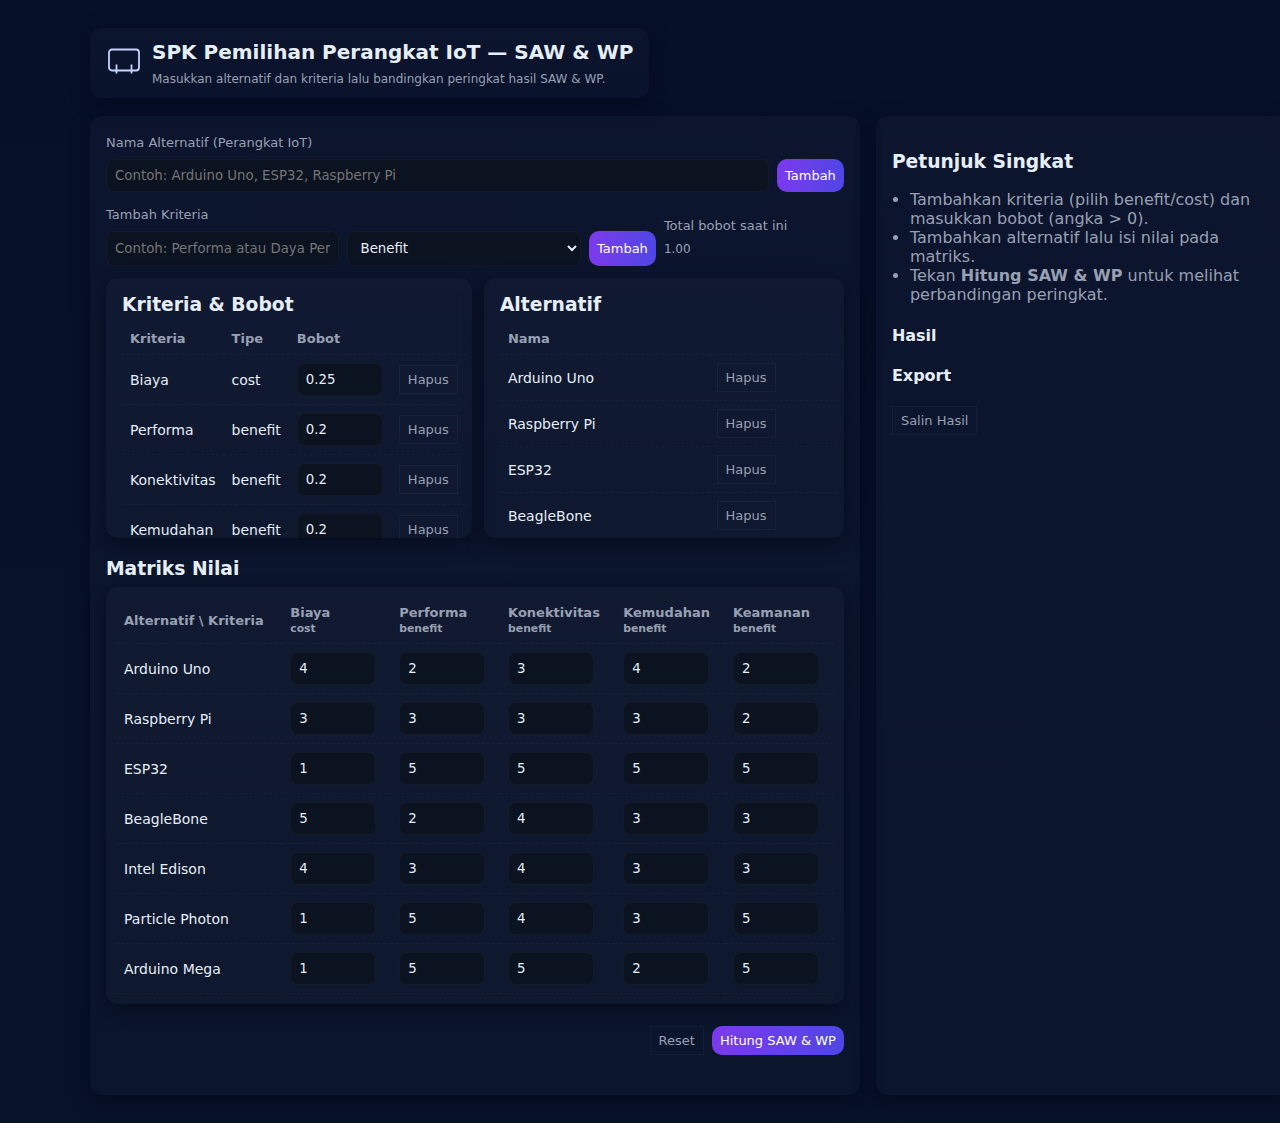
<file: index.html>
<!doctype html>
<html lang="id">
<head>
  <meta charset="utf-8" />
  <meta name="viewport" content="width=device-width,initial-scale=1" />
  <title>SPK Pemilihan Perangkat IoT - SAW & WP</title>
  <link rel="stylesheet" href="style.css" />
</head>
<body>
  <div class="app">
    <header>
      <div class="card" style="display:flex;align-items:center;padding:12px 16px">
        <svg width="36" height="36" viewBox="0 0 24 24" fill="none" style="margin-right:10px">
          <rect x="2" y="3" width="20" height="14" rx="2" stroke="#c7d2fe" stroke-width="1.2"/>
          <path d="M7 13v6" stroke="#c7d2fe" stroke-width="1.2"/>
          <path d="M17 13v6" stroke="#c7d2fe" stroke-width="1.2"/>
        </svg>
        <div>
          <h1>SPK Pemilihan Perangkat IoT — SAW & WP</h1>
          <div class="footnote">Masukkan alternatif dan kriteria lalu bandingkan peringkat hasil SAW & WP.</div>
        </div>
      </div>
    </header>

    <main class="grid">
      <section class="card">
        <div class="controls">
          <div class="two-col">
            <div style="flex:1">
              <label>Nama Alternatif (Perangkat IoT)</label>
              <div style="display:flex;gap:8px;margin-top:8px">
                <input id="altName" type="text" placeholder="Contoh: Arduino Uno, ESP32, Raspberry Pi" />
                <button class="btn small" id="addAltBtn">Tambah</button>
              </div>
            </div>
          </div>

          <div style="display:flex;gap:8px;align-items:center">
            <div style="flex:1">
              <label>Tambah Kriteria</label>
              <div style="display:flex;gap:8px;margin-top:8px">
                <input id="critName" type="text" placeholder="Contoh: Performa atau Daya Pemrosesan" />
                <select id="critType">
                  <option value="benefit">Benefit</option>
                  <option value="cost">Cost</option>
                </select>
                <button class="btn small" id="addCritBtn">Tambah</button>
              </div>
            </div>
            <div style="width:180px">
              <label>Total bobot saat ini</label>
              <div id="weightSum" class="footnote">0</div>
            </div>
          </div>

          <div class="two-col">
            <div class="card criteria-list" style="flex:1">
              <h3 style="margin:0 0 8px 0">Kriteria & Bobot</h3>
              <table id="criteriaTable">
                <thead>
                  <tr><th>Kriteria</th><th>Tipe</th><th>Bobot</th><th></th></tr>
                </thead>
                <tbody></tbody>
              </table>
            </div>
            <div class="card alts-list" style="width:360px">
              <h3 style="margin:0 0 8px 0">Alternatif</h3>
              <table id="altTable">
                <thead>
                  <tr><th>Nama</th><th></th></tr>
                </thead>
                <tbody></tbody>
              </table>
            </div>
          </div>

          <div>
            <h3 style="margin:8px 0">Matriks Nilai</h3>
            <div id="matrixWrap" class="card" style="padding:10px;overflow:auto"></div>
          </div>

          <div style="display:flex;gap:8px;justify-content:flex-end;margin-top:10px">
            <button class="mutebtn small" id="resetBtn">Reset</button>
            <button class="btn small" id="computeBtn">Hitung SAW & WP</button>
          </div>

          <div class="results" id="results"></div>
        </div>
      </section>

      <aside class="card">
        <h3>Petunjuk Singkat</h3>
        <ul style="margin:8px 0;padding-left:18px;color:var(--muted)">
          <li>Tambahkan kriteria (pilih benefit/cost) dan masukkan bobot (angka > 0).</li>
          <li>Tambahkan alternatif lalu isi nilai pada matriks.</li>
          <li>Tekan <strong>Hitung SAW & WP</strong> untuk melihat perbandingan peringkat.</li>
        </ul>

        <div style="margin-top:12px">
          <h4>Hasil</h4>
          <div id="rankings" style="margin-top:8px"></div>
        </div>

        <div style="margin-top:12px">
          <h4>Export</h4>
          <button class="mutebtn small" id="copyBtn">Salin Hasil</button>
        </div>
      </aside>
    </main>
  </div>

  <script src="script.js"></script>
</body>
</html>
</file>
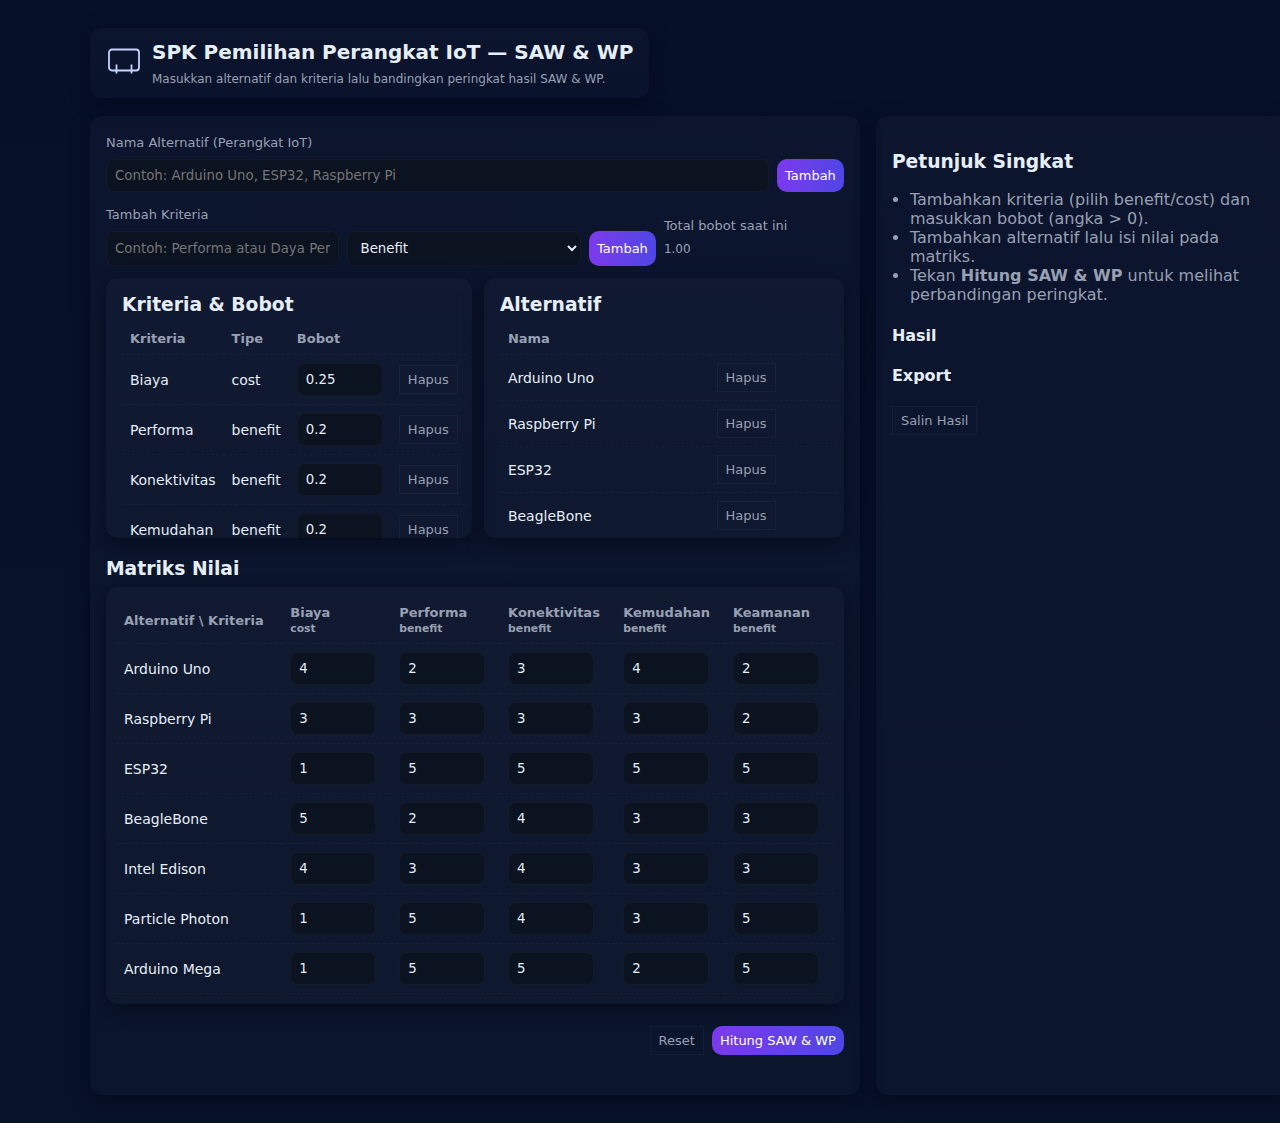
<file: main.html>
<!doctype html>
<html lang="id">
<head>
  <meta charset="utf-8" />
  <meta name="viewport" content="width=device-width,initial-scale=1" />
  <title>SPK Pemilihan Perangkat IoT - SAW & WP</title>

  <!-- LINK CSS -->
  <link rel="stylesheet" href="style.css" />
</head>
<body>
  <div class="app">
    <header>
      <div class="card" style="display:flex;align-items:center;padding:12px 16px">
        <svg width="36" height="36" viewBox="0 0 24 24" fill="none" style="margin-right:10px">
          <rect x="2" y="3" width="20" height="14" rx="2" stroke="#c7d2fe" stroke-width="1.2"/>
          <path d="M7 13v6" stroke="#c7d2fe" stroke-width="1.2"/>
          <path d="M17 13v6" stroke="#c7d2fe" stroke-width="1.2"/>
        </svg>
        <div>
          <h1>SPK Pemilihan Perangkat IoT — SAW & WP</h1>
          <div class="footnote">Masukkan alternatif dan kriteria lalu bandingkan peringkat hasil SAW & WP.</div>
        </div>
      </div>
    </header>

    <main class="grid">
      <section class="card">
        <div class="controls">
          <div class="two-col">
            <div style="flex:1">
              <label>Nama Alternatif (Perangkat IoT)</label>
              <div style="display:flex;gap:8px;margin-top:8px">
                <input id="altName" type="text" placeholder="Contoh: Arduino Uno, ESP32, Raspberry Pi" />
                <button class="btn small" id="addAltBtn">Tambah</button>
              </div>
            </div>
          </div>

          <div style="display:flex;gap:8px;align-items:center">
            <div style="flex:1">
              <label>Tambah Kriteria</label>
              <div style="display:flex;gap:8px;margin-top:8px">
                <input id="critName" type="text" placeholder="Contoh: Performa atau Daya Pemrosesan" />
                <select id="critType">
                  <option value="benefit">Benefit</option>
                  <option value="cost">Cost</option>
                </select>
                <button class="btn small" id="addCritBtn">Tambah</button>
              </div>
            </div>
            <div style="width:180px">
              <label>Total bobot saat ini</label>
              <div id="weightSum" class="footnote">0</div>
            </div>
          </div>

          <div class="two-col">
            <div class="card criteria-list" style="flex:1">
              <h3 style="margin:0 0 8px 0">Kriteria & Bobot</h3>
              <table id="criteriaTable">
                <thead>
                  <tr><th>Kriteria</th><th>Tipe</th><th>Bobot</th><th></th></tr>
                </thead>
                <tbody></tbody>
              </table>
            </div>
            <div class="card alts-list" style="width:360px">
              <h3 style="margin:0 0 8px 0">Alternatif</h3>
              <table id="altTable">
                <thead>
                  <tr><th>Nama</th><th></th></tr>
                </thead>
                <tbody></tbody>
              </table>
            </div>
          </div>

          <div>
            <h3 style="margin:8px 0">Matriks Nilai</h3>
            <div id="matrixWrap" class="card" style="padding:10px;overflow:auto"></div>
          </div>

          <div style="display:flex;gap:8px;justify-content:flex-end;margin-top:10px">
            <button class="mutebtn small" id="resetBtn">Reset</button>
            <button class="btn small" id="computeBtn">Hitung SAW & WP</button>
          </div>

          <div class="results" id="results"></div>
        </div>
      </section>

      <aside class="card">
        <h3>Petunjuk Singkat</h3>
        <ul style="margin:8px 0;padding-left:18px;color:var(--muted)">
          <li>Tambahkan kriteria (pilih benefit/cost) dan masukkan bobot (angka > 0).</li>
          <li>Tambahkan alternatif lalu isi nilai pada matriks.</li>
          <li>Tekan <strong>Hitung SAW & WP</strong> untuk melihat perbandingan peringkat.</li>
        </ul>

        <div style="margin-top:12px">
          <h4>Hasil</h4>
          <div id="rankings" style="margin-top:8px"></div>
        </div>

        <div style="margin-top:12px">
          <h4>Export</h4>
          <button class="mutebtn small" id="copyBtn">Salin Hasil</button>
        </div>
      </aside>
    </main>
  </div>

  <script src="script.js"></script>
</body>
</html>
</file>
<file: style.css>
:root {
    --bg: #0f1724;
    --card: #0b1220;
    --muted: #98a0b3;
    --accent: #7c3aed;
    --glass: rgba(255, 255, 255, 0.04);
  }

  * {
    box-sizing: border-box;
    font-family: Inter, ui-sans-serif, system-ui, Segoe UI, Roboto, "Helvetica Neue", Arial;
  }

  body {
    margin: 0;
    background: linear-gradient(180deg, #071029 0%, #081229 60%);
    color: #e6eef8;
    min-height: 100vh;
    padding: 28px;
  }

  .app {
    max-width: 1100px;
    margin: 0 auto;
  }

  header {
    display: flex;
    align-items: center;
    gap: 16px;
    margin-bottom: 18px;
  }

  header h1 {
    font-size: 20px;
    margin: 0;
  }

  .card {
    background: linear-gradient(180deg, rgba(255, 255, 255, 0.02), rgba(255, 255, 255, 0.01));
    border-radius: 12px;
    padding: 16px;
    box-shadow: 0 6px 18px rgba(2, 6, 23, 0.6);
  }

  .grid {
    display: grid;
    grid-template-columns: 1fr 420px;
    gap: 16px;
  }

  .controls {
    display: flex;
    flex-direction: column;
    gap: 12px;
  }

  label {
    font-size: 13px;
    color: var(--muted);
  }

  input[type=text],
  input[type=number],
  select {
    width: 100%;
    padding: 8px;
    border-radius: 8px;
    border: 1px solid rgba(255, 255, 255, 0.04);
    background: var(--card);
    color: inherit;
  }

  table {
    width: 100%;
    border-collapse: collapse;
    font-size: 14px;
  }

  th,
  td {
    padding: 8px;
    border-bottom: 1px dashed rgba(255, 255, 255, 0.03);
    text-align: left;
  }

  th {
    font-size: 13px;
    color: var(--muted);
  }

  .btn {
    display: inline-flex;
    gap: 8px;
    align-items: center;
    padding: 8px 10px;
    border-radius: 10px;
    background: linear-gradient(90deg, var(--accent), #4f46e5);
    color: white;
    border: none;
    cursor: pointer;
  }

  .mutebtn {
    background: transparent;
    border: 1px solid rgba(255, 255, 255, 0.04);
    color: var(--muted);
  }

  .small {
    font-size: 13px;
    padding: 6px 8px;
  }

  .results {
    margin-top: 12px;
  }

  .two-col {
    display: flex;
    gap: 12px;
  }

  .criteria-list,
  .alts-list {
    max-height: 260px;
    overflow: auto;
    padding-right: 6px;
  }

  .footnote {
    font-size: 12px;
    color: var(--muted);
    margin-top: 8px;
  }

  /* responsive */
  @media (max-width: 980px) {
    .grid {
      grid-template-columns: 1fr;
    }

    .card {
      padding: 12px;
    }
  }

  /* table hover highlight */
  tr:hover td {
    background: rgba(255, 255, 255, 0.01);
  }

  .rank-badge {
    display: inline-block;
    padding: 6px 10px;
    border-radius: 999px;
    background: rgba(255, 255, 255, 0.03);
    font-weight: 600;
  }

  .comparison {
    display: flex;
    flex-direction: column;
    gap: 8px;
  }

  .output-row {
    display: flex;
    justify-content: space-between;
    gap: 8px;
    align-items: center;
  }

  .codearea {
    background: #071427;
    padding: 10px;
    border-radius: 8px;
    font-family: monospace;
    font-size: 13px;
    color: #cfe3ff;
  }
</file>
